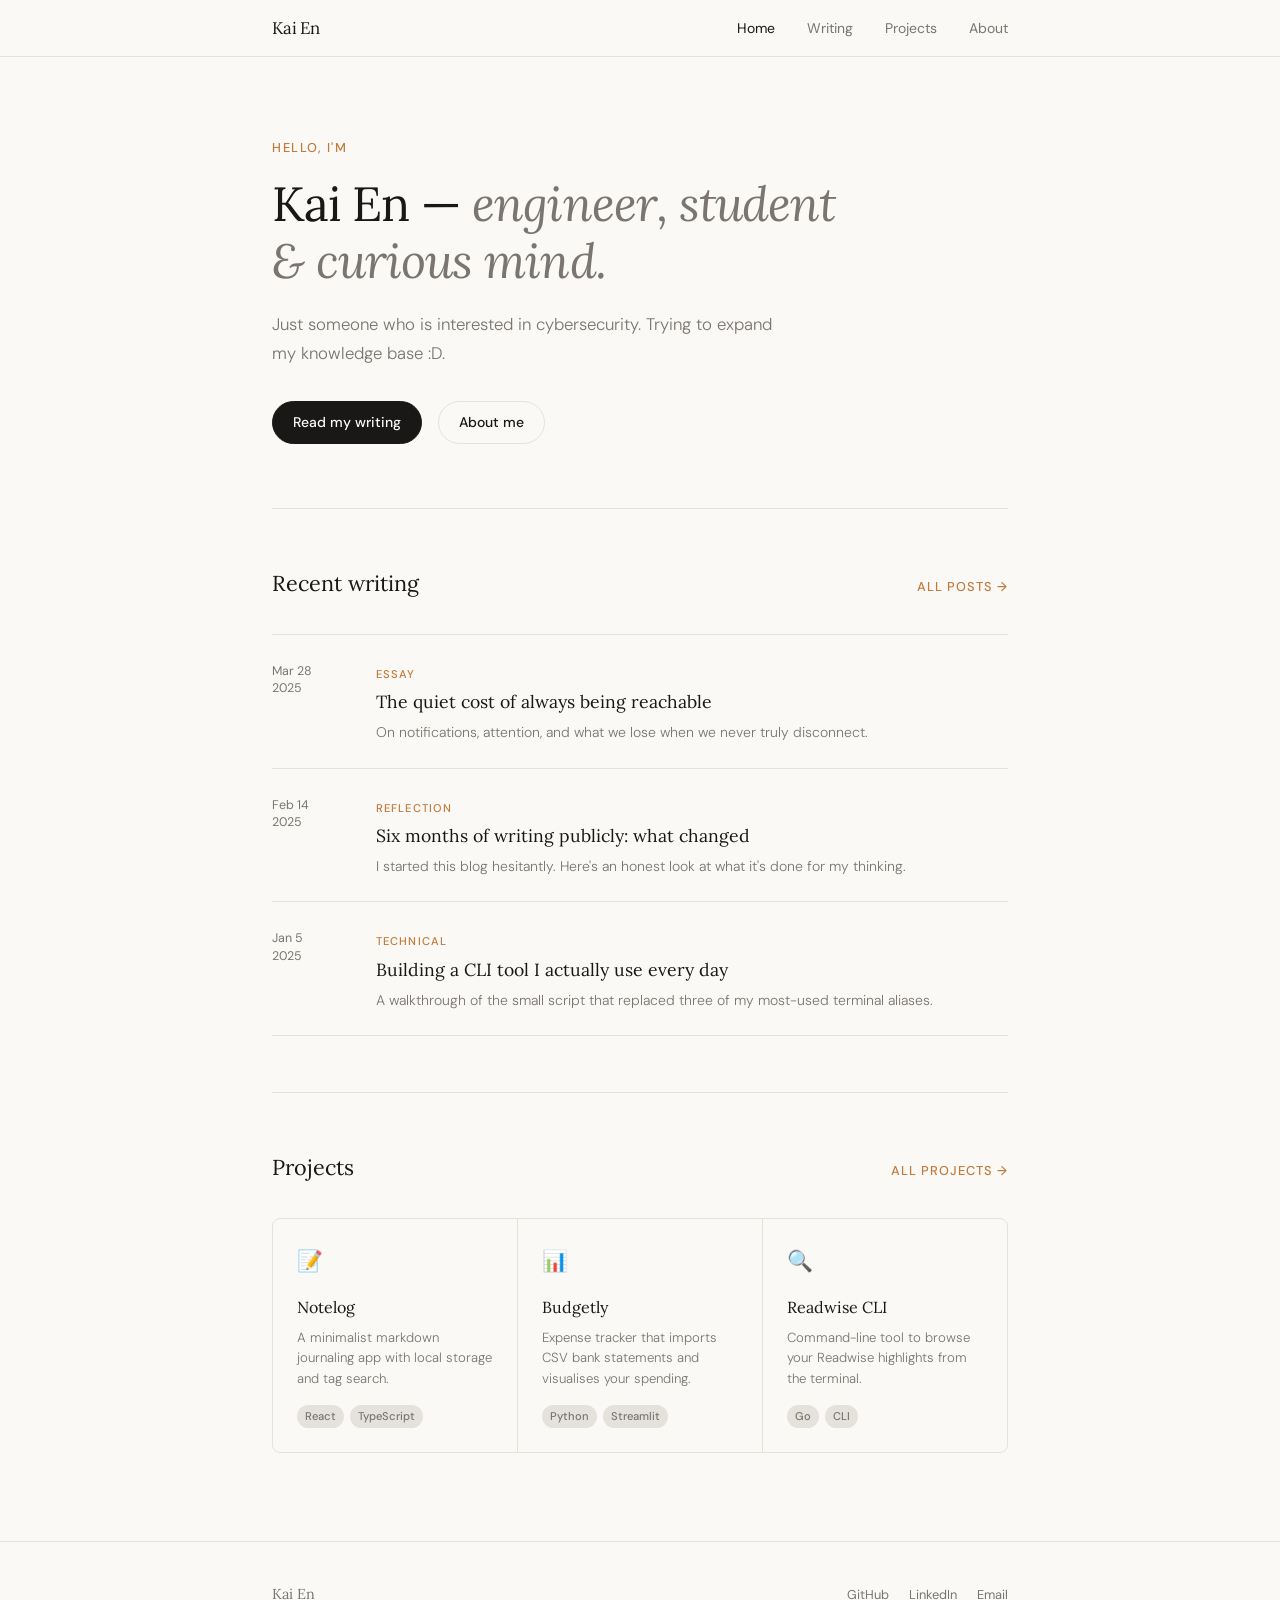
<file: index.html>
<!DOCTYPE html>
<html lang="en">
<head>
<meta charset="UTF-8">
<meta name="viewport" content="width=device-width, initial-scale=1.0">
<title>Kai En — Personal Site</title>
<meta name="description" content="Personal blog and portfolio by Your Name.">
<link rel="stylesheet" href="style.css">
<link href="https://fonts.googleapis.com/css2?family=Lora:ital,wght@0,400;0,500;1,400&family=DM+Sans:wght@300;400;500&display=swap" rel="stylesheet">
</head>
<body>

<nav>
  <div class="nav-inner">
    <a class="nav-logo" href="index.html">Kai En</a>
    <ul class="nav-links">
      <li><a href="index.html" class="active">Home</a></li>
      <li><a href="blog.html">Writing</a></li>
      <li><a href="projects.html">Projects</a></li>
      <li><a href="about.html">About</a></li>
    </ul>
  </div>
</nav>

<main>
  <div class="hero">
    <div class="hero-eyebrow">Hello, I'm</div>
    <h1>Kai En — <em>engineer, student<br>& curious mind.</em></h1>
    <p class="hero-bio">Just someone who is interested in cybersecurity. Trying to expand my knowledge base :D.</p>
    <div class="hero-links">
      <a class="btn btn-primary" href="blog.html">Read my writing</a>
      <a class="btn btn-ghost" href="about.html">About me</a>
    </div>
  </div>

  <div class="divider"><hr></div>

  <section>
    <div class="section-header">
      <span class="section-title">Recent writing</span>
      <a class="section-link" href="blog.html">All posts →</a>
    </div>
    <div class="blog-list">
      <a class="blog-item" href="posts/post-1.html">
        <div class="blog-date">Mar 28<br>2025</div>
        <div class="blog-content">
          <div class="blog-tag">Essay</div>
          <div class="blog-title">The quiet cost of always being reachable</div>
          <div class="blog-excerpt">On notifications, attention, and what we lose when we never truly disconnect.</div>
        </div>
      </a>
      <a class="blog-item" href="posts/post-2.html">
        <div class="blog-date">Feb 14<br>2025</div>
        <div class="blog-content">
          <div class="blog-tag">Reflection</div>
          <div class="blog-title">Six months of writing publicly: what changed</div>
          <div class="blog-excerpt">I started this blog hesitantly. Here's an honest look at what it's done for my thinking.</div>
        </div>
      </a>
      <a class="blog-item" href="posts/post-3.html">
        <div class="blog-date">Jan 5<br>2025</div>
        <div class="blog-content">
          <div class="blog-tag">Technical</div>
          <div class="blog-title">Building a CLI tool I actually use every day</div>
          <div class="blog-excerpt">A walkthrough of the small script that replaced three of my most-used terminal aliases.</div>
        </div>
      </a>
    </div>
  </section>

  <div class="divider"><hr></div>

  <section>
    <div class="section-header">
      <span class="section-title">Projects</span>
      <a class="section-link" href="projects.html">All projects →</a>
    </div>
    <div class="project-grid">
      <a class="project-card" href="#">
        <div class="project-icon">📝</div>
        <div class="project-name">Notelog</div>
        <div class="project-desc">A minimalist markdown journaling app with local storage and tag search.</div>
        <div class="project-tags"><span class="tag">React</span><span class="tag">TypeScript</span></div>
      </a>
      <a class="project-card" href="#">
        <div class="project-icon">📊</div>
        <div class="project-name">Budgetly</div>
        <div class="project-desc">Expense tracker that imports CSV bank statements and visualises your spending.</div>
        <div class="project-tags"><span class="tag">Python</span><span class="tag">Streamlit</span></div>
      </a>
      <a class="project-card" href="#">
        <div class="project-icon">🔍</div>
        <div class="project-name">Readwise CLI</div>
        <div class="project-desc">Command-line tool to browse your Readwise highlights from the terminal.</div>
        <div class="project-tags"><span class="tag">Go</span><span class="tag">CLI</span></div>
      </a>
    </div>
  </section>
</main>

<footer>
  <div class="footer-inner">
    <span class="footer-name">Kai En</span>
    <div class="footer-links">
      <a href="https://github.com/kaikai432" target="_blank">GitHub</a>
      <a href="https://www.linkedin.com/in/kai-en-lim-4b27b222b" target="_blank">LinkedIn</a>
      <a href="mailto:you@example.com">Email</a>
    </div>
  </div>
</footer>

</body>
</html>
</file>
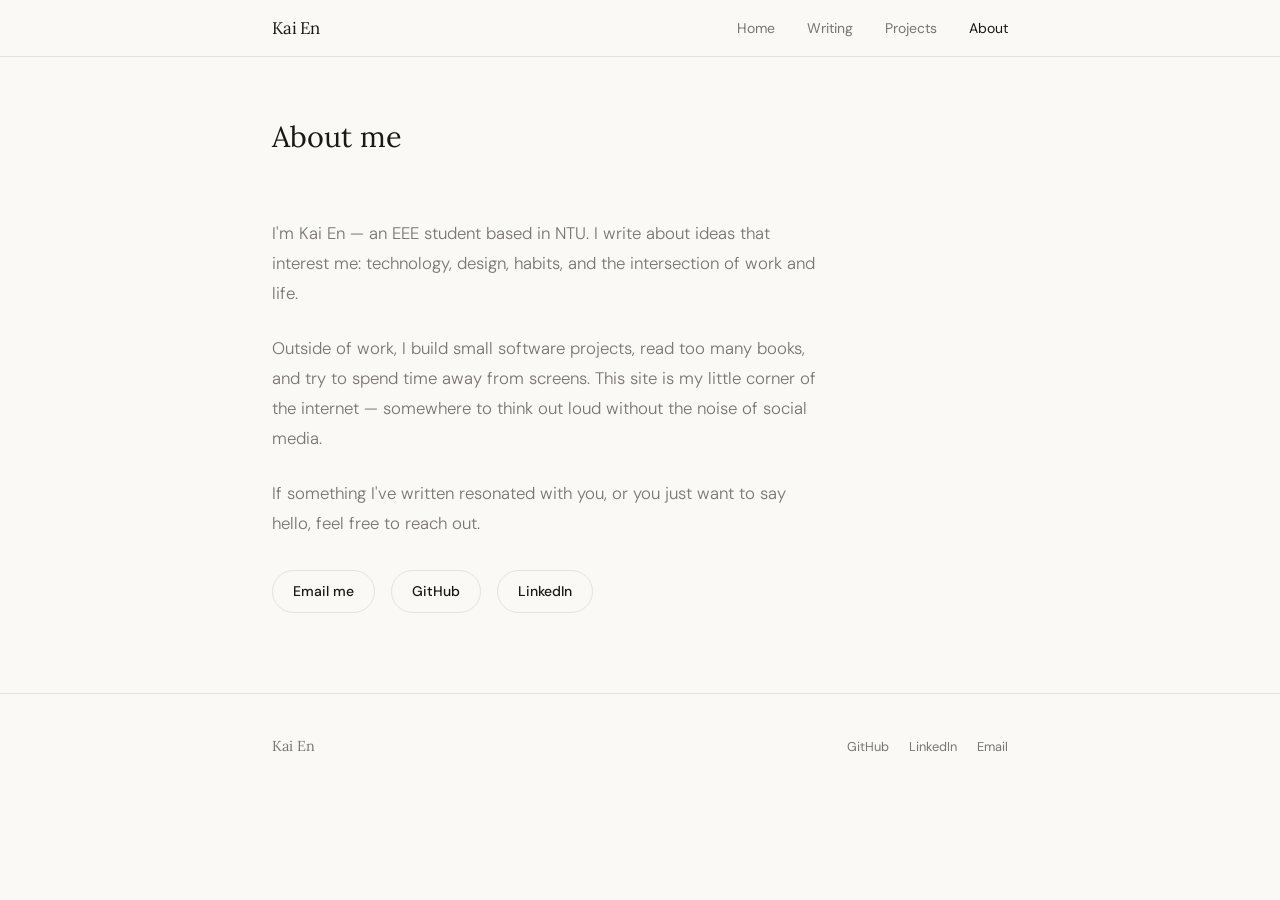
<file: about.html>
<!DOCTYPE html>
<html lang="en">
<head>
<meta charset="UTF-8">
<meta name="viewport" content="width=device-width, initial-scale=1.0">
<title>About — Kai En</title>
<link rel="stylesheet" href="style.css">
<link href="https://fonts.googleapis.com/css2?family=Lora:ital,wght@0,400;0,500;1,400&family=DM+Sans:wght@300;400;500&display=swap" rel="stylesheet">
</head>
<body>

<nav>
  <div class="nav-inner">
    <a class="nav-logo" href="index.html">Kai En</a>
    <ul class="nav-links">
      <li><a href="index.html">Home</a></li>
      <li><a href="blog.html">Writing</a></li>
      <li><a href="projects.html">Projects</a></li>
      <li><a href="about.html" class="active">About</a></li>
    </ul>
  </div>
</nav>

<main>
  <div class="page-hero">
    <h2>About me</h2>
  </div>

  <div class="about-body">
    <p>I'm Kai En — an EEE student based in NTU. I write about ideas that interest me: technology, design, habits, and the intersection of work and life.</p>
    <p>Outside of work, I build small software projects, read too many books, and try to spend time away from screens. This site is my little corner of the internet — somewhere to think out loud without the noise of social media.</p>
    <p>If something I've written resonated with you, or you just want to say hello, feel free to reach out.</p>
    <div style="display: flex; gap: 1rem; flex-wrap: wrap; margin-top: 2rem;">
      <a class="btn btn-ghost" href="mailto:kaienlim002@gmail.com">Email me</a>
      <a class="btn btn-ghost" href="https://github.com/kaikai432" target="_blank">GitHub</a>
      <a class="btn btn-ghost" href="https://www.linkedin.com/in/kai-en-lim-4b27b222b" target="_blank">LinkedIn</a>
    </div>
  </div>
</main>

<footer>
  <div class="footer-inner">
    <span class="footer-name">Kai En</span>
    <div class="footer-links">
      <a href="https://github.com/kaikai432" target="_blank">GitHub</a>
      <a href="https://www.linkedin.com/in/kai-en-lim-4b27b222b" target="_blank">LinkedIn</a>
      <a href="mailto:kaienlim002@gmail.com">Email</a>
    </div>
  </div>
</footer>

</body>
</html>
</file>
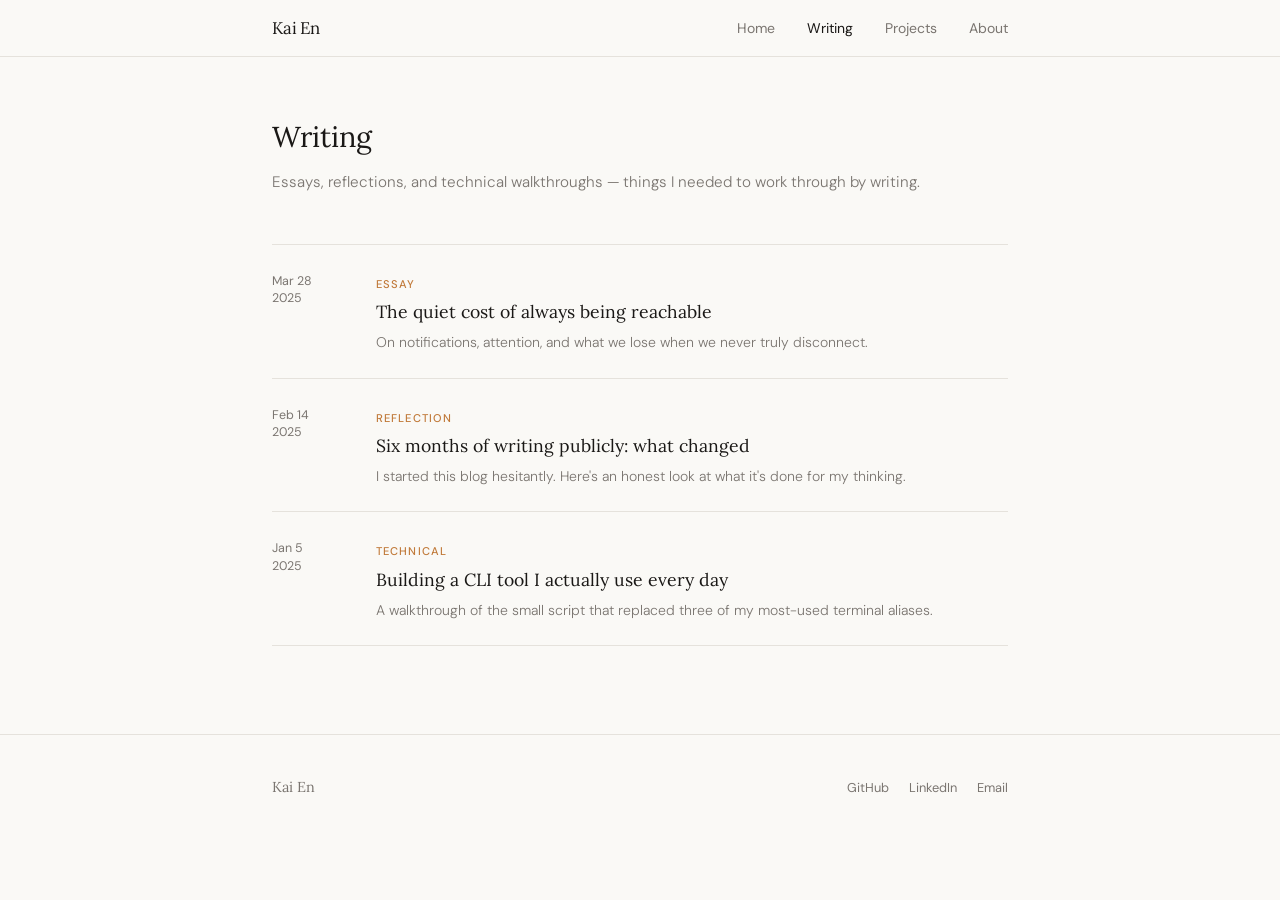
<file: blog.html>
<!DOCTYPE html>
<html lang="en">
<head>
<meta charset="UTF-8">
<meta name="viewport" content="width=device-width, initial-scale=1.0">
<title>Writing — Kai En</title>
<link rel="stylesheet" href="style.css">
<link href="https://fonts.googleapis.com/css2?family=Lora:ital,wght@0,400;0,500;1,400&family=DM+Sans:wght@300;400;500&display=swap" rel="stylesheet">
</head>
<body>

<nav>
  <div class="nav-inner">
    <a class="nav-logo" href="index.html">Kai En</a>
    <ul class="nav-links">
      <li><a href="index.html">Home</a></li>
      <li><a href="blog.html" class="active">Writing</a></li>
      <li><a href="projects.html">Projects</a></li>
      <li><a href="about.html">About</a></li>
    </ul>
  </div>
</nav>

<main>
  <div class="page-hero">
    <h2>Writing</h2>
    <p>Essays, reflections, and technical walkthroughs — things I needed to work through by writing.</p>
  </div>

  <section style="padding-top: 1rem;">
    <div class="blog-list">
      <a class="blog-item" href="posts/post-1.html">
        <div class="blog-date">Mar 28<br>2025</div>
        <div class="blog-content">
          <div class="blog-tag">Essay</div>
          <div class="blog-title">The quiet cost of always being reachable</div>
          <div class="blog-excerpt">On notifications, attention, and what we lose when we never truly disconnect.</div>
        </div>
      </a>
      <a class="blog-item" href="posts/post-2.html">
        <div class="blog-date">Feb 14<br>2025</div>
        <div class="blog-content">
          <div class="blog-tag">Reflection</div>
          <div class="blog-title">Six months of writing publicly: what changed</div>
          <div class="blog-excerpt">I started this blog hesitantly. Here's an honest look at what it's done for my thinking.</div>
        </div>
      </a>
      <a class="blog-item" href="posts/post-3.html">
        <div class="blog-date">Jan 5<br>2025</div>
        <div class="blog-content">
          <div class="blog-tag">Technical</div>
          <div class="blog-title">Building a CLI tool I actually use every day</div>
          <div class="blog-excerpt">A walkthrough of the small script that replaced three of my most-used terminal aliases.</div>
        </div>
      </a>
      <!-- ADD NEW POSTS ABOVE THIS LINE -->
    </div>
  </section>
</main>

<footer>
  <div class="footer-inner">
    <span class="footer-name">Kai En</span>
    <div class="footer-links">
      <a href="https://github.com/kaikai432" target="_blank">GitHub</a>
      <a href="https://www.linkedin.com/in/kai-en-lim-4b27b222b" target="_blank">LinkedIn</a>
      <a href="mailto:kaienlim002@gmail.com">Email</a>
    </div>
  </div>
</footer>

</body>
</html>
</file>
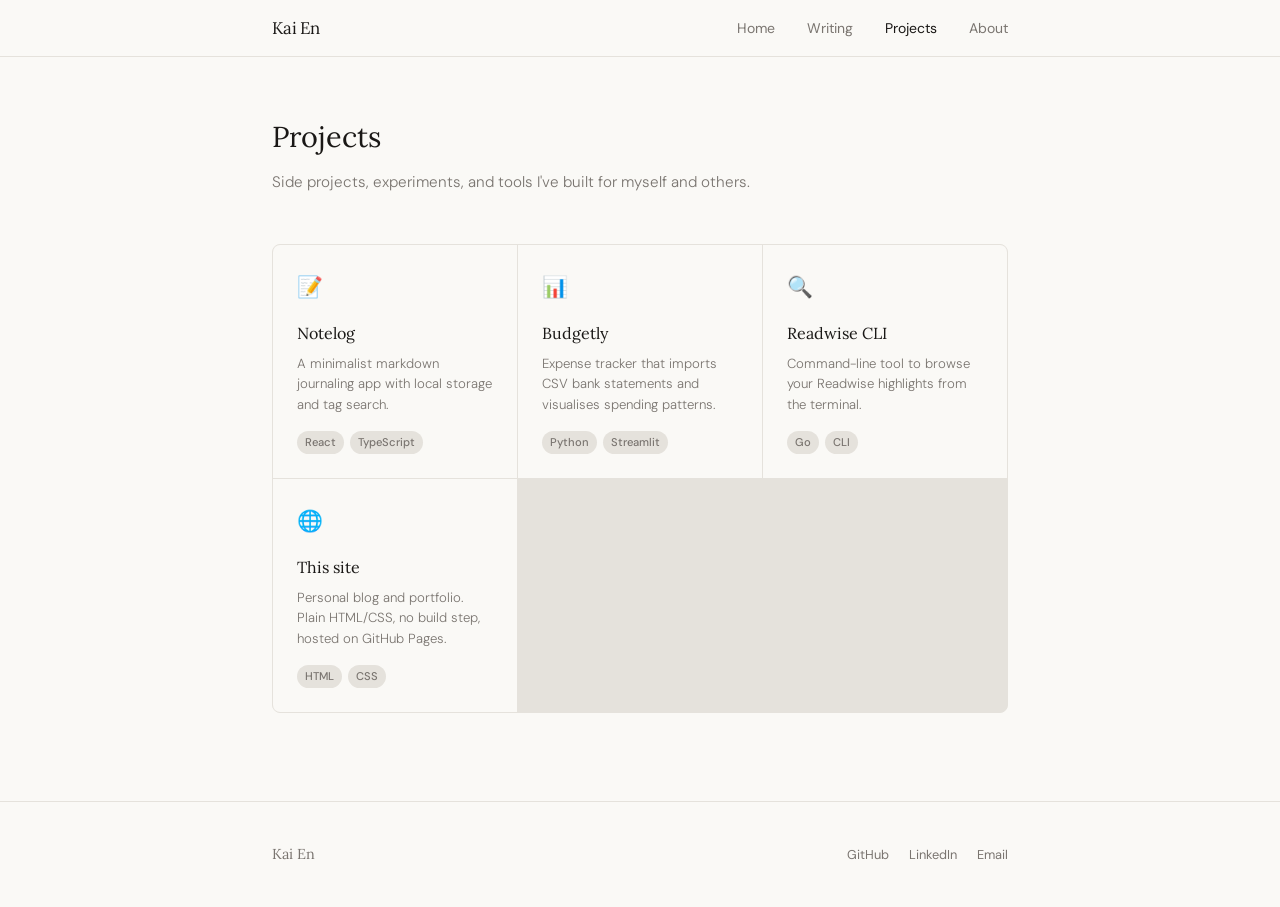
<file: projects.html>
<!DOCTYPE html>
<html lang="en">
<head>
<meta charset="UTF-8">
<meta name="viewport" content="width=device-width, initial-scale=1.0">
<title>Projects — Kai En</title>
<link rel="stylesheet" href="style.css">
<link href="https://fonts.googleapis.com/css2?family=Lora:ital,wght@0,400;0,500;1,400&family=DM+Sans:wght@300;400;500&display=swap" rel="stylesheet">
</head>
<body>

<nav>
  <div class="nav-inner">
    <a class="nav-logo" href="index.html">Kai En</a>
    <ul class="nav-links">
      <li><a href="index.html">Home</a></li>
      <li><a href="blog.html">Writing</a></li>
      <li><a href="projects.html" class="active">Projects</a></li>
      <li><a href="about.html">About</a></li>
    </ul>
  </div>
</nav>

<main>
  <div class="page-hero">
    <h2>Projects</h2>
    <p>Side projects, experiments, and tools I've built for myself and others.</p>
  </div>

  <section style="padding-top: 1rem;">
    <div class="project-grid">
      <a class="project-card" href="https://github.com/kaikai432/notelog" target="_blank">
        <div class="project-icon">📝</div>
        <div class="project-name">Notelog</div>
        <div class="project-desc">A minimalist markdown journaling app with local storage and tag search.</div>
        <div class="project-tags"><span class="tag">React</span><span class="tag">TypeScript</span></div>
      </a>
      <a class="project-card" href="https://github.com/kaikai432/budgetly" target="_blank">
        <div class="project-icon">📊</div>
        <div class="project-name">Budgetly</div>
        <div class="project-desc">Expense tracker that imports CSV bank statements and visualises spending patterns.</div>
        <div class="project-tags"><span class="tag">Python</span><span class="tag">Streamlit</span></div>
      </a>
      <a class="project-card" href="https://github.com/kaikai432/readwise-cli" target="_blank">
        <div class="project-icon">🔍</div>
        <div class="project-name">Readwise CLI</div>
        <div class="project-desc">Command-line tool to browse your Readwise highlights from the terminal.</div>
        <div class="project-tags"><span class="tag">Go</span><span class="tag">CLI</span></div>
      </a>
      <a class="project-card" href="https://github.com/kaikai432/yourusername.github.io" target="_blank">
        <div class="project-icon">🌐</div>
        <div class="project-name">This site</div>
        <div class="project-desc">Personal blog and portfolio. Plain HTML/CSS, no build step, hosted on GitHub Pages.</div>
        <div class="project-tags"><span class="tag">HTML</span><span class="tag">CSS</span></div>
      </a>
      <!-- ADD NEW PROJECTS HERE -->
    </div>
  </section>
</main>

<footer>
  <div class="footer-inner">
    <span class="footer-name">Kai En</span>
    <div class="footer-links">
      <a href="https://github.com/yourusername" target="_blank">GitHub</a>
      <a href="https://www.linkedin.com/in/kai-en-lim-4b27b222b" target="_blank">LinkedIn</a>
      <a href="mailto:kaienlim002@gmail.com">Email</a>
    </div>
  </div>
</footer>

</body>
</html>
</file>
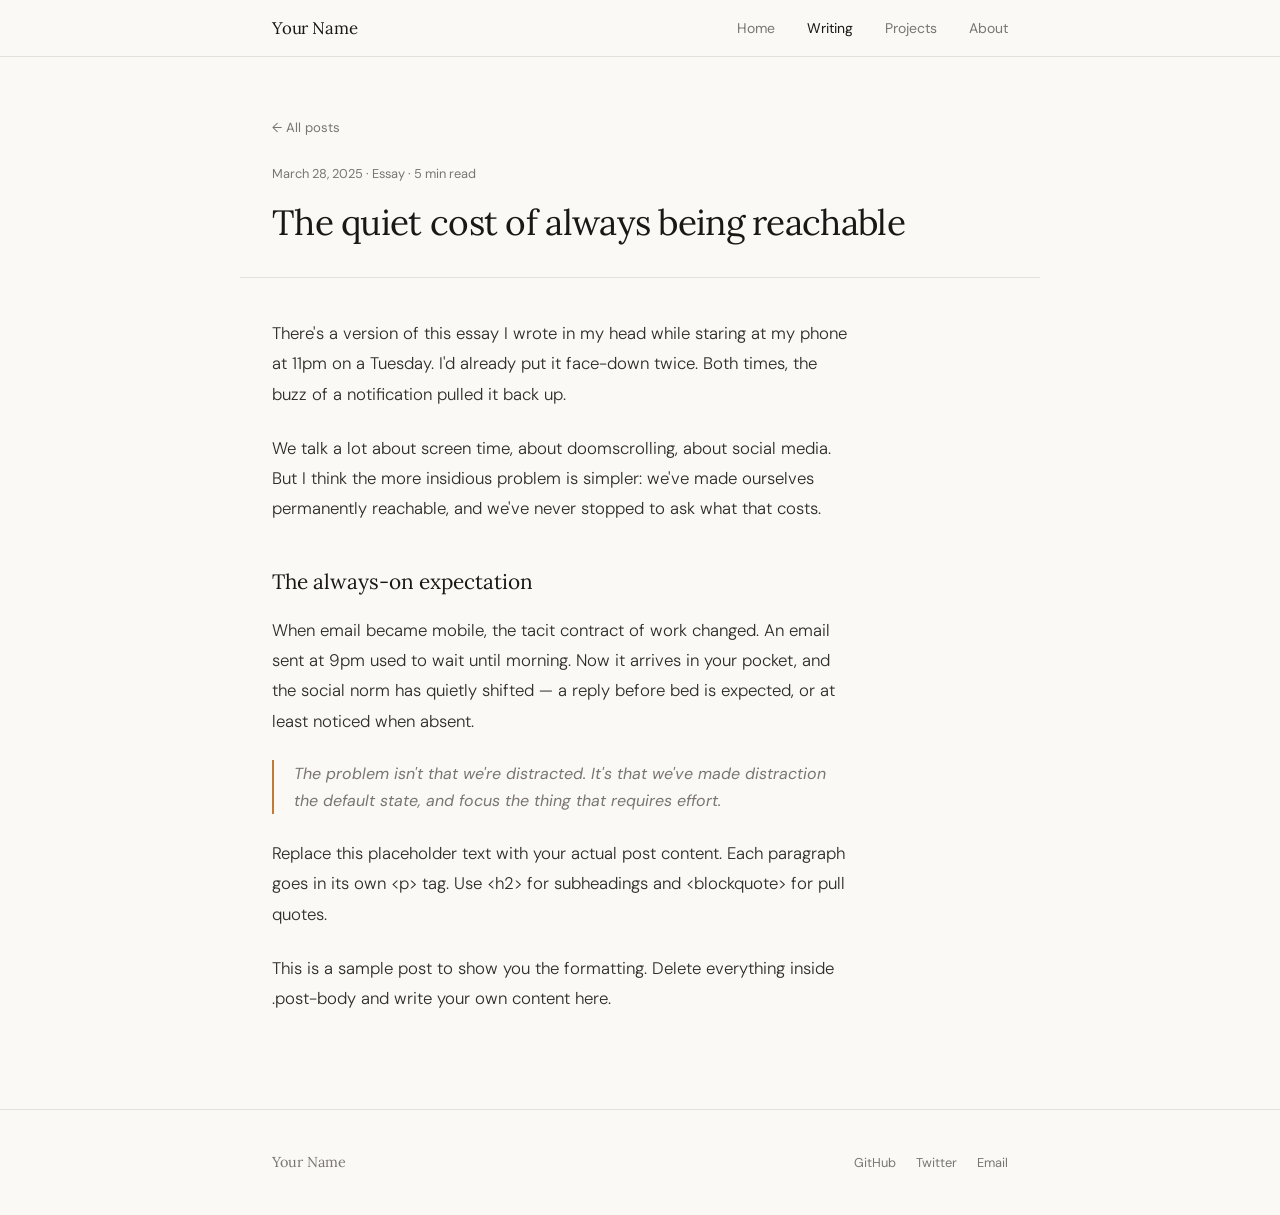
<file: posts/post-1.html>
<!DOCTYPE html>
<html lang="en">
<head>
<meta charset="UTF-8">
<meta name="viewport" content="width=device-width, initial-scale=1.0">
<title>The quiet cost of always being reachable — Your Name</title>
<link rel="stylesheet" href="../style.css">
<link href="https://fonts.googleapis.com/css2?family=Lora:ital,wght@0,400;0,500;1,400&family=DM+Sans:wght@300;400;500&display=swap" rel="stylesheet">
</head>
<body>

<nav>
  <div class="nav-inner">
    <a class="nav-logo" href="../index.html">Your Name</a>
    <ul class="nav-links">
      <li><a href="../index.html">Home</a></li>
      <li><a href="../blog.html" class="active">Writing</a></li>
      <li><a href="../projects.html">Projects</a></li>
      <li><a href="../about.html">About</a></li>
    </ul>
  </div>
</nav>

<main>
  <div class="post-header">
    <a class="post-back" href="../blog.html">← All posts</a>
    <div class="post-meta">March 28, 2025 · Essay · 5 min read</div>
    <h1>The quiet cost of always being reachable</h1>
  </div>

  <div class="post-body">
    <p>There's a version of this essay I wrote in my head while staring at my phone at 11pm on a Tuesday. I'd already put it face-down twice. Both times, the buzz of a notification pulled it back up.</p>

    <p>We talk a lot about screen time, about doomscrolling, about social media. But I think the more insidious problem is simpler: we've made ourselves permanently reachable, and we've never stopped to ask what that costs.</p>

    <h2>The always-on expectation</h2>

    <p>When email became mobile, the tacit contract of work changed. An email sent at 9pm used to wait until morning. Now it arrives in your pocket, and the social norm has quietly shifted — a reply before bed is expected, or at least noticed when absent.</p>

    <blockquote>The problem isn't that we're distracted. It's that we've made distraction the default state, and focus the thing that requires effort.</blockquote>

    <p>Replace this placeholder text with your actual post content. Each paragraph goes in its own &lt;p&gt; tag. Use &lt;h2&gt; for subheadings and &lt;blockquote&gt; for pull quotes.</p>

    <p>This is a sample post to show you the formatting. Delete everything inside .post-body and write your own content here.</p>
  </div>
</main>

<footer>
  <div class="footer-inner">
    <span class="footer-name">Your Name</span>
    <div class="footer-links">
      <a href="https://github.com/yourusername" target="_blank">GitHub</a>
      <a href="https://twitter.com/yourusername" target="_blank">Twitter</a>
      <a href="mailto:you@example.com">Email</a>
    </div>
  </div>
</footer>

</body>
</html>
</file>
<file: style.css>
*, *::before, *::after { box-sizing: border-box; margin: 0; padding: 0; }

:root {
  --cream: #FAF9F6;
  --ink: #1A1816;
  --muted: #7A7570;
  --border: #E5E2DC;
  --accent: #C17A3A;
  --serif: 'Lora', Georgia, serif;
  --sans: 'DM Sans', sans-serif;
}

html { font-size: 16px; scroll-behavior: smooth; }
body { background: var(--cream); color: var(--ink); font-family: var(--sans); line-height: 1.7; }

/* NAV */
nav {
  position: sticky; top: 0;
  background: var(--cream);
  border-bottom: 1px solid var(--border);
  z-index: 100;
}
.nav-inner {
  max-width: 800px; margin: 0 auto; padding: 0 2rem;
  display: flex; align-items: center; justify-content: space-between;
  height: 56px;
}
.nav-logo {
  font-family: var(--serif); font-size: 1.05rem;
  color: var(--ink); text-decoration: none; letter-spacing: -0.01em;
}
.nav-links { display: flex; gap: 2rem; list-style: none; }
.nav-links a {
  font-size: 0.875rem; font-weight: 400;
  color: var(--muted); text-decoration: none; transition: color 0.2s;
}
.nav-links a:hover, .nav-links a.active { color: var(--ink); }

/* LAYOUT */
main { max-width: 800px; margin: 0 auto; }

/* HERO */
.hero { padding: 5rem 2rem 4rem; }
.hero-eyebrow {
  font-size: 0.8rem; font-weight: 500;
  text-transform: uppercase; letter-spacing: 0.12em;
  color: var(--accent); margin-bottom: 1rem;
}
.hero h1 {
  font-family: var(--serif);
  font-size: clamp(2.2rem, 5vw, 3rem);
  font-weight: 400; line-height: 1.2;
  color: var(--ink); letter-spacing: -0.02em;
  margin-bottom: 1.25rem;
}
.hero h1 em { font-style: italic; color: var(--muted); }
.hero-bio {
  font-size: 1.05rem; color: var(--muted);
  max-width: 520px; font-weight: 300; line-height: 1.75;
  margin-bottom: 2rem;
}
.hero-links { display: flex; gap: 1rem; flex-wrap: wrap; }

/* BUTTONS */
.btn {
  display: inline-flex; align-items: center; gap: 6px;
  padding: 0.55rem 1.25rem;
  font-size: 0.875rem; font-weight: 500; font-family: var(--sans);
  border-radius: 2rem; cursor: pointer; text-decoration: none;
  transition: all 0.2s;
}
.btn-primary { background: var(--ink); color: var(--cream); border: 1px solid var(--ink); }
.btn-primary:hover { background: #333; }
.btn-ghost { background: transparent; color: var(--ink); border: 1px solid var(--border); }
.btn-ghost:hover { border-color: var(--ink); }

/* DIVIDER */
.divider { padding: 0 2rem; }
.divider hr { border: none; border-top: 1px solid var(--border); }

/* SECTIONS */
section { padding: 3.5rem 2rem; }
.section-header {
  display: flex; align-items: baseline; justify-content: space-between;
  margin-bottom: 2rem;
}
.section-title { font-family: var(--serif); font-size: 1.35rem; font-weight: 400; }
.section-link {
  font-size: 0.8rem; font-weight: 500;
  text-transform: uppercase; letter-spacing: 0.08em;
  color: var(--accent); text-decoration: none;
}
.section-link:hover { text-decoration: underline; }

/* BLOG LIST */
.blog-list { display: flex; flex-direction: column; }
.blog-item {
  display: grid; grid-template-columns: 80px 1fr;
  gap: 1.5rem; align-items: start;
  padding: 1.5rem 0;
  border-bottom: 1px solid var(--border);
  text-decoration: none; color: inherit;
  transition: opacity 0.2s;
}
.blog-item:first-child { border-top: 1px solid var(--border); }
.blog-item:hover { opacity: 0.7; }
.blog-date { font-size: 0.78rem; color: var(--muted); padding-top: 0.25rem; line-height: 1.4; }
.blog-tag {
  display: inline-block; font-size: 0.7rem; font-weight: 500;
  text-transform: uppercase; letter-spacing: 0.1em;
  color: var(--accent); margin-bottom: 0.4rem;
}
.blog-title { font-family: var(--serif); font-size: 1.1rem; font-weight: 400; line-height: 1.4; margin-bottom: 0.4rem; }
.blog-excerpt { font-size: 0.875rem; color: var(--muted); font-weight: 300; line-height: 1.6; }

/* PROJECTS */
.project-grid {
  display: grid; grid-template-columns: repeat(auto-fit, minmax(200px, 1fr));
  gap: 1px; background: var(--border);
  border: 1px solid var(--border); border-radius: 8px; overflow: hidden;
}
.project-card {
  background: var(--cream); padding: 1.5rem;
  text-decoration: none; color: inherit; transition: background 0.2s;
}
.project-card:hover { background: #F0EDE7; }
.project-icon { font-size: 1.3rem; margin-bottom: 1rem; }
.project-name { font-family: var(--serif); font-size: 1rem; font-weight: 400; margin-bottom: 0.4rem; }
.project-desc { font-size: 0.825rem; color: var(--muted); font-weight: 300; line-height: 1.55; margin-bottom: 1rem; }
.project-tags { display: flex; gap: 6px; flex-wrap: wrap; }
.tag {
  font-size: 0.7rem; font-weight: 500;
  padding: 2px 8px; background: var(--border);
  border-radius: 20px; color: var(--muted);
}

/* PAGE HERO */
.page-hero { padding: 3.5rem 2rem 2rem; }
.page-hero h2 { font-family: var(--serif); font-size: 1.8rem; font-weight: 400; margin-bottom: 0.5rem; }
.page-hero p { font-size: 0.95rem; color: var(--muted); font-weight: 300; }

/* POST */
.post-header { padding: 3.5rem 2rem 2rem; border-bottom: 1px solid var(--border); }
.post-back { font-size: 0.825rem; color: var(--muted); text-decoration: none; display: inline-block; margin-bottom: 1.5rem; }
.post-back:hover { color: var(--ink); }
.post-meta { font-size: 0.8rem; color: var(--muted); margin-bottom: 1rem; }
.post-header h1 { font-family: var(--serif); font-size: clamp(1.6rem, 4vw, 2.2rem); font-weight: 400; line-height: 1.25; letter-spacing: -0.02em; }
.post-body { padding: 2.5rem 2rem; max-width: 640px; }
.post-body p { margin-bottom: 1.5rem; font-size: 1.05rem; font-weight: 300; color: #2E2B28; line-height: 1.8; }
.post-body h2 { font-family: var(--serif); font-size: 1.3rem; font-weight: 400; margin: 2.5rem 0 1rem; }
.post-body blockquote { border-left: 2px solid var(--accent); padding-left: 1.25rem; margin: 1.5rem 0; color: var(--muted); font-style: italic; }

/* ABOUT */
.about-body { padding: 1rem 2rem 3rem; max-width: 620px; }
.about-body p { font-size: 1.05rem; font-weight: 300; color: var(--muted); line-height: 1.8; margin-bottom: 1.5rem; }

/* FOOTER */
footer { border-top: 1px solid var(--border); margin-top: 2rem; }
.footer-inner {
  max-width: 800px; margin: 0 auto;
  padding: 2.5rem 2rem;
  display: flex; align-items: center; justify-content: space-between; flex-wrap: wrap; gap: 1rem;
}
.footer-name { font-family: var(--serif); font-size: 0.9rem; color: var(--muted); }
.footer-links { display: flex; gap: 1.25rem; }
.footer-links a { font-size: 0.8rem; color: var(--muted); text-decoration: none; }
.footer-links a:hover { color: var(--ink); }

/* RESPONSIVE */
@media (max-width: 600px) {
  .nav-links { gap: 1.25rem; }
  .blog-item { grid-template-columns: 60px 1fr; gap: 1rem; }
  .hero { padding: 3rem 1.5rem 2.5rem; }
  section { padding: 2.5rem 1.5rem; }
}
</file>
